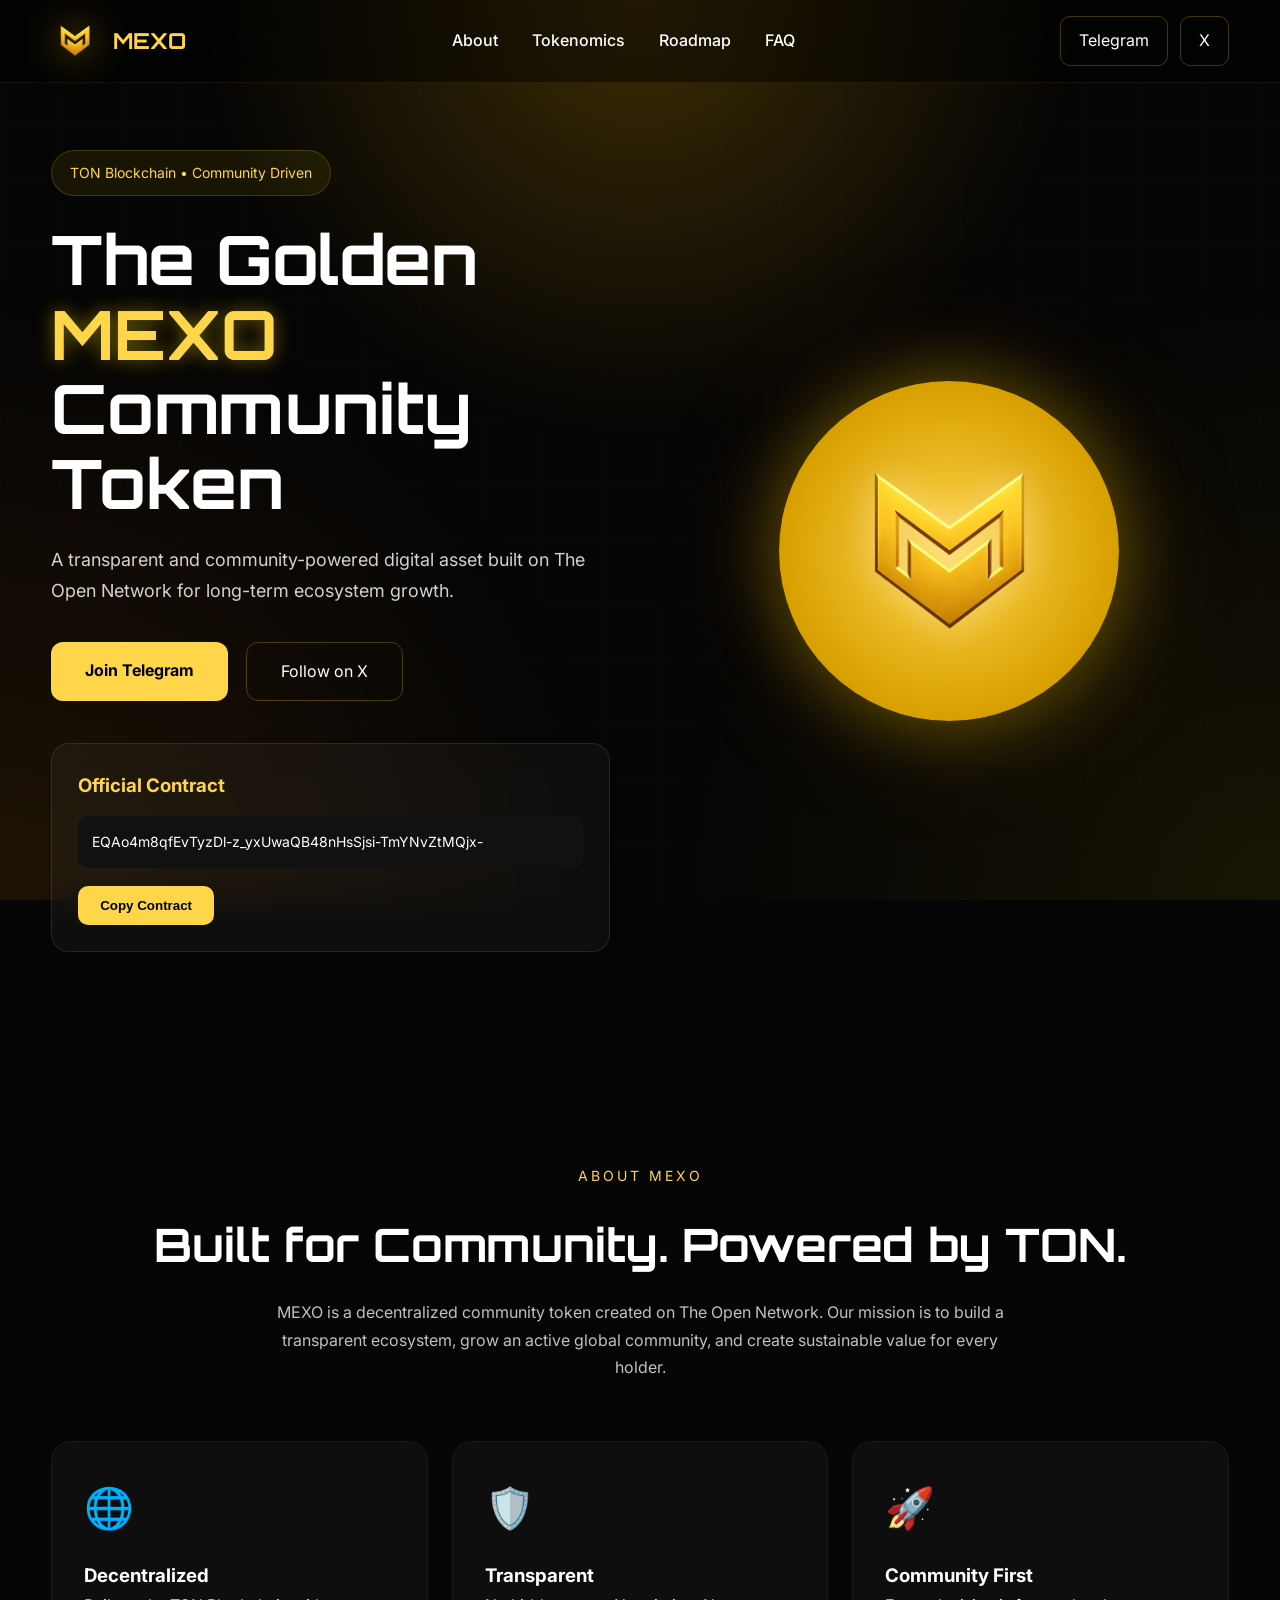
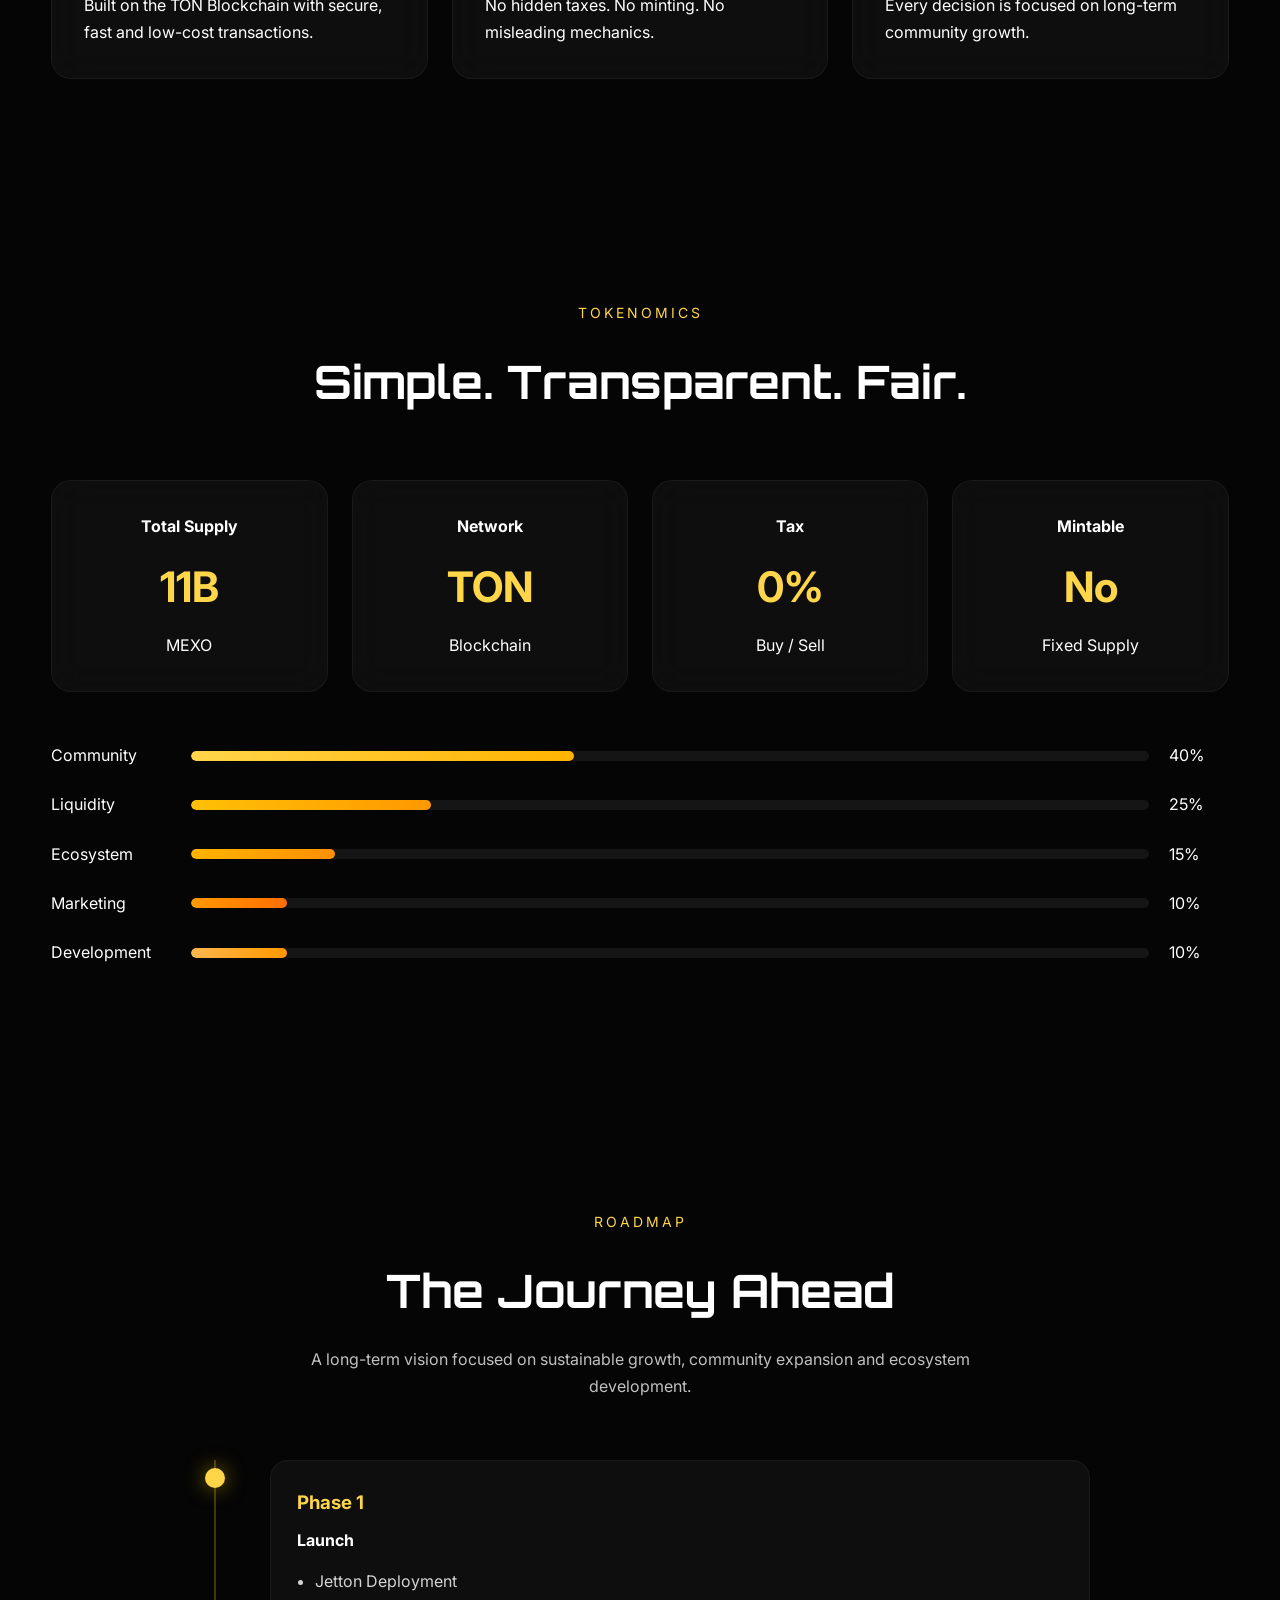
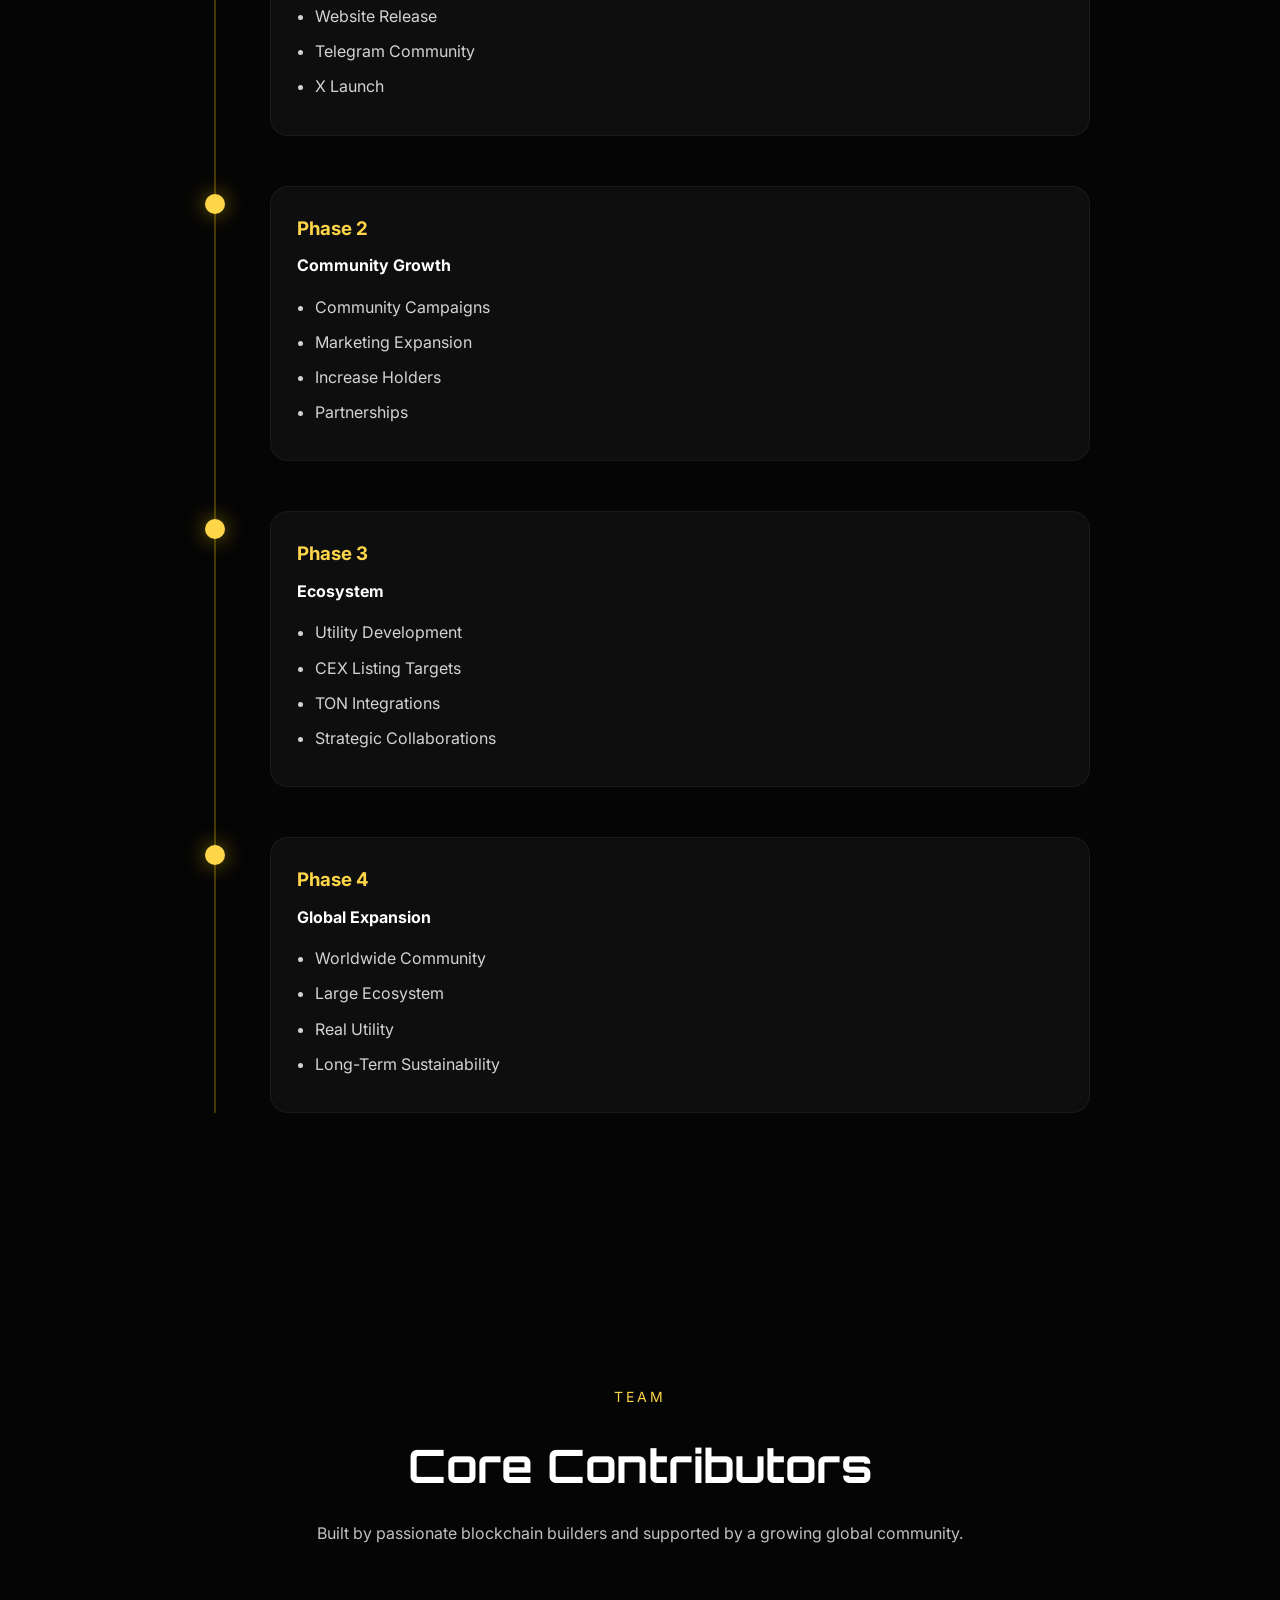
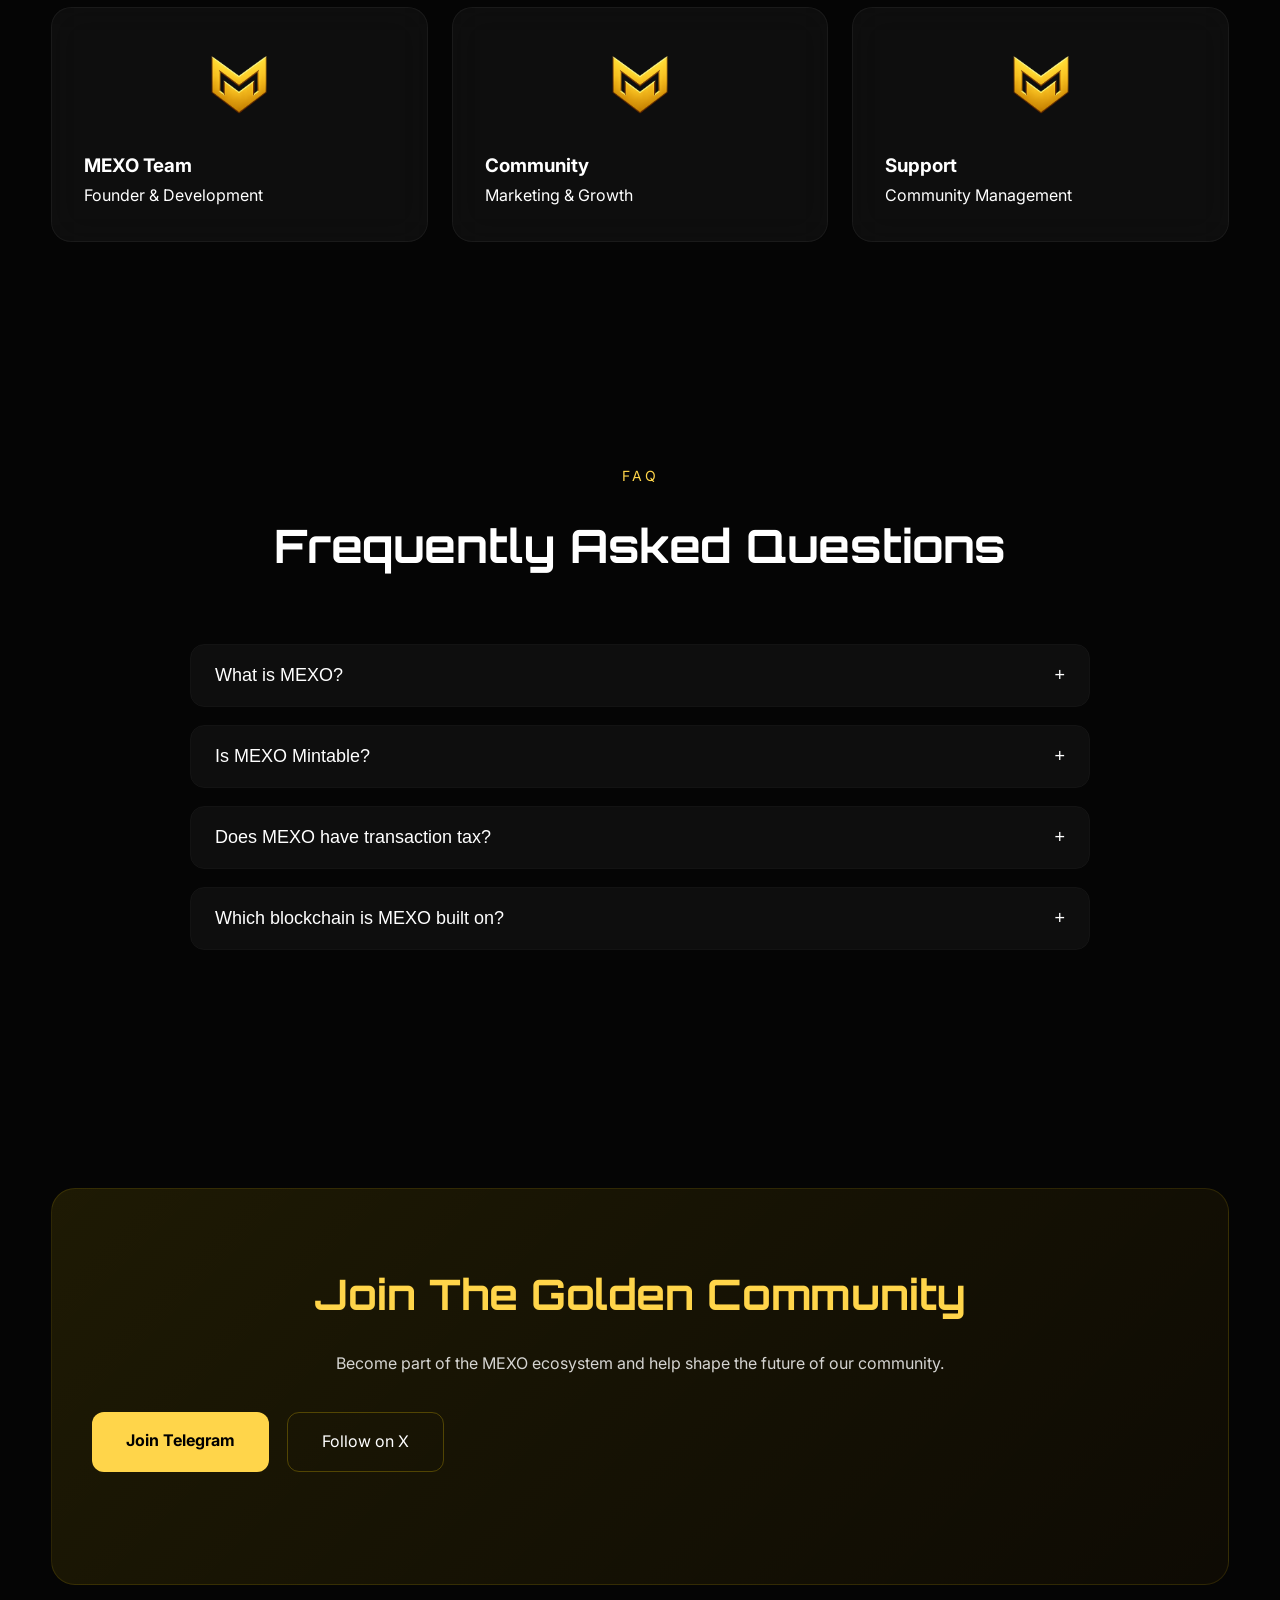
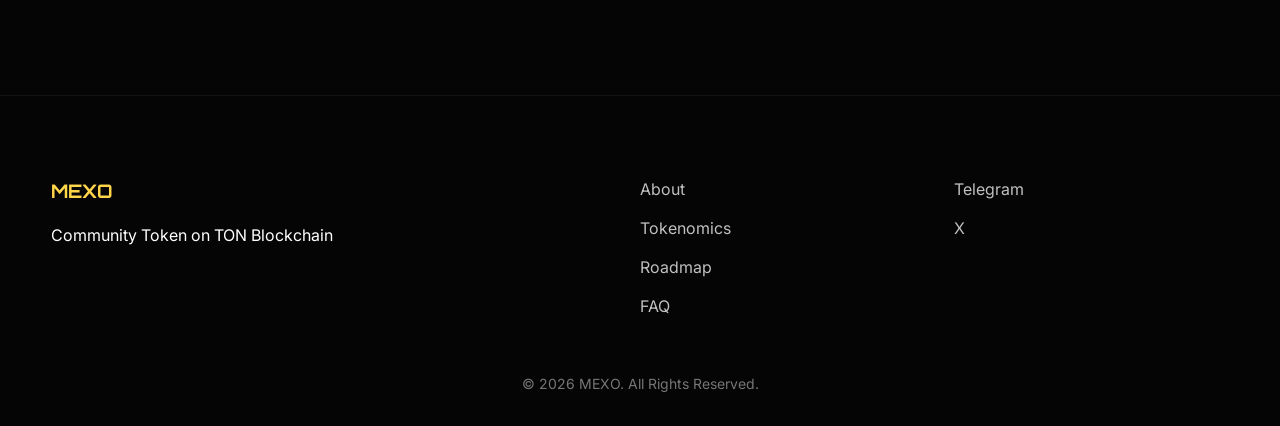
<file: index.html>
<!DOCTYPE html>
<html lang="en">
<head>

<meta charset="UTF-8">
<meta name="viewport" content="width=device-width, initial-scale=1.0">

<title>MEXO | The Golden MEXO Community Token</title>

<meta name="description" content="MEXO is a community-driven token built on TON Blockchain. Transparent, secure and designed for long-term ecosystem growth.">

<link rel="preconnect" href="https://fonts.googleapis.com">
<link rel="preconnect" href="https://fonts.gstatic.com" crossorigin>

<link href="https://fonts.googleapis.com/css2?family=Orbitron:wght@500;700;800&family=Inter:wght@300;400;500;600;700&display=swap" rel="stylesheet">

<link rel="stylesheet" href="style.css">

<script>
if ("scrollRestoration" in history) {
history.scrollRestoration = "manual";
}

window.addEventListener("load", () => {
window.scrollTo(0,0);
});
</script>

</head>

<body>

<div class="background-glow"></div>
<div class="background-grid"></div>

<header class="header">

<div class="container">

<a href="#" class="brand">

<img src="logo.png" alt="MEXO Logo">

<span>MEXO</span>

</a>

<nav class="desktop-menu">

<a href="#about">About</a>
<a href="#tokenomics">Tokenomics</a>
<a href="#roadmap">Roadmap</a>
<a href="#faq">FAQ</a>

</nav>

<div class="header-buttons">

<a href="https://t.me/mexotoken" target="_blank" class="header-btn">
Telegram
</a>

<a href="https://x.com/mexotoken" target="_blank" class="header-btn">
X
</a>

</div>

<div class="menu-toggle" id="menu-toggle">

<span></span>
<span></span>
<span></span>

</div>

</div>

<div class="mobile-menu" id="mobile-menu">

<a href="#about">About</a>
<a href="#tokenomics">Tokenomics</a>
<a href="#roadmap">Roadmap</a>
<a href="#faq">FAQ</a>

<a href="https://t.me/mexotoken" target="_blank">
Telegram
</a>

<a href="https://x.com/mexotoken" target="_blank">
X
</a>

</div>

</header>

<section class="hero">

<div class="container hero-grid">

<div class="hero-left">

<span class="badge">
TON Blockchain • Community Driven
</span>

<h1>

The Golden
<span>MEXO</span>
Community Token

</h1>

<p>

A transparent and community-powered digital asset built on
The Open Network for long-term ecosystem growth.

</p>

<div class="hero-buttons">

<a href="https://t.me/mexotoken"
target="_blank"
class="primary-btn">

Join Telegram

</a>

<a href="https://x.com/mexotoken"
target="_blank"
class="secondary-btn">

Follow on X

</a>

</div>

<div class="contract-card">

<h3>Official Contract</h3>

<div class="contract-box" id="contract">

EQAo4m8qfEvTyzDl-z_yxUwaQB48nHsSjsi-TmYNvZtMQjx-

</div>

<button id="copy-btn" class="copy-btn">

Copy Contract

</button>

</div>

</div>

<div class="hero-right">

<div class="coin-wrapper">

<div class="coin">

<img src="logo.png" alt="MEXO Coin">

</div>

</div>

</div>

</div>

</section>

<section class="section" id="about">

<div class="container">

<div class="section-title">

<span>ABOUT MEXO</span>

<h2>
Built for Community.
Powered by TON.
</h2>

<p>

MEXO is a decentralized community token created on
The Open Network.

Our mission is to build a transparent ecosystem,
grow an active global community,
and create sustainable value for every holder.

</p>

</div>

<div class="about-grid">

<div class="glass-card">

<div class="card-icon">🌐</div>

<h3>Decentralized</h3>

<p>

Built on the TON Blockchain with secure,
fast and low-cost transactions.

</p>

</div>

<div class="glass-card">

<div class="card-icon">🛡️</div>

<h3>Transparent</h3>

<p>

No hidden taxes.
No minting.
No misleading mechanics.

</p>

</div>

<div class="glass-card">

<div class="card-icon">🚀</div>

<h3>Community First</h3>

<p>

Every decision is focused on
long-term community growth.

</p>

</div>

</div>

</div>

</section>

<section class="section" id="tokenomics">

<div class="container">

<div class="section-title">

<span>TOKENOMICS</span>

<h2>
Simple.
Transparent.
Fair.
</h2>

</div>

<div class="token-grid">

<div class="token-card">

<h4>Total Supply</h4>

<h3>11B</h3>

<p>MEXO</p>

</div>

<div class="token-card">

<h4>Network</h4>

<h3>TON</h3>

<p>Blockchain</p>

</div>

<div class="token-card">

<h4>Tax</h4>

<h3>0%</h3>

<p>Buy / Sell</p>

</div>

<div class="token-card">

<h4>Mintable</h4>

<h3>No</h3>

<p>Fixed Supply</p>

</div>

</div>

<div class="distribution">

<div class="distribution-item">

<span>Community</span>

<div class="progress">

<div class="fill community"></div>

</div>

<span>40%</span>

</div>

<div class="distribution-item">

<span>Liquidity</span>

<div class="progress">

<div class="fill liquidity"></div>

</div>

<span>25%</span>

</div>

<div class="distribution-item">

<span>Ecosystem</span>

<div class="progress">

<div class="fill ecosystem"></div>

</div>

<span>15%</span>

</div>

<div class="distribution-item">

<span>Marketing</span>

<div class="progress">

<div class="fill marketing"></div>

</div>

<span>10%</span>

</div>

<div class="distribution-item">

<span>Development</span>

<div class="progress">

<div class="fill development"></div>

</div>

<span>10%</span>

</div>

</div>

</div>

</section>

<section class="section" id="roadmap">

<div class="container">

<div class="section-title">

<span>ROADMAP</span>

<h2>
The Journey Ahead
</h2>

<p>

A long-term vision focused on sustainable growth,
community expansion and ecosystem development.

</p>

</div>

<div class="timeline">

<div class="timeline-item">

<div class="timeline-dot"></div>

<div class="timeline-content">

<h3>Phase 1</h3>

<h4>Launch</h4>

<ul>

<li>Jetton Deployment</li>
<li>Website Release</li>
<li>Telegram Community</li>
<li>X Launch</li>

</ul>

</div>

</div>

<div class="timeline-item">

<div class="timeline-dot"></div>

<div class="timeline-content">

<h3>Phase 2</h3>

<h4>Community Growth</h4>

<ul>

<li>Community Campaigns</li>
<li>Marketing Expansion</li>
<li>Increase Holders</li>
<li>Partnerships</li>

</ul>

</div>

</div>

<div class="timeline-item">

<div class="timeline-dot"></div>

<div class="timeline-content">

<h3>Phase 3</h3>

<h4>Ecosystem</h4>

<ul>

<li>Utility Development</li>
<li>CEX Listing Targets</li>
<li>TON Integrations</li>
<li>Strategic Collaborations</li>

</ul>

</div>

</div>

<div class="timeline-item">

<div class="timeline-dot"></div>

<div class="timeline-content">

<h3>Phase 4</h3>

<h4>Global Expansion</h4>

<ul>

<li>Worldwide Community</li>
<li>Large Ecosystem</li>
<li>Real Utility</li>
<li>Long-Term Sustainability</li>

</ul>

</div>

</div>

</div>

</div>

</section>

<section class="section">

<div class="container">

<div class="section-title">

<span>TEAM</span>

<h2>
Core Contributors
</h2>

<p>

Built by passionate blockchain builders and supported
by a growing global community.

</p>

</div>

<div class="team-grid">

<div class="team-card">

<img src="logo.png" alt="Founder">

<h3>MEXO Team</h3>

<p>Founder & Development</p>

</div>

<div class="team-card">

<img src="logo.png" alt="Marketing">

<h3>Community</h3>

<p>Marketing & Growth</p>

</div>

<div class="team-card">

<img src="logo.png" alt="Support">

<h3>Support</h3>

<p>Community Management</p>

</div>

</div>

</div>

</section>

<section class="section" id="faq">

<div class="container">

<div class="section-title">

<span>FAQ</span>

<h2>
Frequently Asked Questions
</h2>

</div>

<div class="faq">

<div class="faq-item">

<button class="faq-question">

What is MEXO?

<span>+</span>

</button>

<div class="faq-answer">

<p>

MEXO is a community-driven token built on the TON Blockchain,
focused on transparency, decentralization and sustainable
ecosystem growth.

</p>

</div>

</div>

<div class="faq-item">

<button class="faq-question">

Is MEXO Mintable?

<span>+</span>

</button>

<div class="faq-answer">

<p>

No.
The supply is fixed and cannot be increased.

</p>

</div>

</div>

<div class="faq-item">

<button class="faq-question">

Does MEXO have transaction tax?

<span>+</span>

</button>

<div class="faq-answer">

<p>

No.
Buy Tax: 0%
Sell Tax: 0%

</p>

</div>

</div>

<div class="faq-item">

<button class="faq-question">

Which blockchain is MEXO built on?

<span>+</span>

</button>

<div class="faq-answer">

<p>

The Open Network (TON).

</p>

</div>

</div>

</div>

</div>

</section>

<section class="section">

<div class="container">

<div class="cta">

<h2>

Join The Golden Community

</h2>

<p>

Become part of the MEXO ecosystem and help shape
the future of our community.

</p>

<div class="hero-buttons">

<a href="https://t.me/mexotoken"
target="_blank"
class="primary-btn">

Join Telegram

</a>

<a href="https://x.com/mexotoken"
target="_blank"
class="secondary-btn">

Follow on X

</a>

</div>

</div>

</div>

</section>

<footer>

<div class="container footer-grid">

<div>

<h3>MEXO</h3>

<p>

Community Token on TON Blockchain

</p>

</div>

<div>

<a href="#about">About</a>
<a href="#tokenomics">Tokenomics</a>
<a href="#roadmap">Roadmap</a>
<a href="#faq">FAQ</a>

</div>

<div>

<a href="https://t.me/mexotoken"
target="_blank">

Telegram

</a>

<a href="https://x.com/mexotoken"
target="_blank">

X

</a>

</div>

</div>

<p class="copyright">

© 2026 MEXO. All Rights Reserved.

</p>

</footer>

<script src="script.js"></script>

</body>
</html>
</file>
<file: style.css>
*{
margin:0;
padding:0;
box-sizing:border-box;
}

html{
scroll-behavior:smooth;
}

body{
font-family:'Inter',sans-serif;
background:#050505;
color:#fff;
overflow-x:hidden;
line-height:1.7;
}

a{
text-decoration:none;
color:inherit;
}

img{
display:block;
max-width:100%;
}

.container{
width:min(1180px,92%);
margin:auto;
}

.background-glow{
position:fixed;
inset:0;
background:
radial-gradient(circle at 50% 0%,rgba(255,185,0,.22),transparent 40%),
radial-gradient(circle at 0% 100%,rgba(255,140,0,.10),transparent 40%),
radial-gradient(circle at 100% 100%,rgba(255,215,0,.08),transparent 40%);
z-index:-2;
}

.background-grid{
position:fixed;
inset:0;
background-image:
linear-gradient(rgba(255,255,255,.03) 1px,transparent 1px),
linear-gradient(90deg,rgba(255,255,255,.03) 1px,transparent 1px);
background-size:60px 60px;
z-index:-1;
opacity:.35;
}

.header{
position:fixed;
top:0;
left:0;
width:100%;
backdrop-filter:blur(18px);
background:rgba(0,0,0,.45);
border-bottom:1px solid rgba(255,215,0,.08);
z-index:999;
}

.header .container{
height:82px;
display:flex;
align-items:center;
justify-content:space-between;
}

.brand{
display:flex;
align-items:center;
gap:14px;
font-family:'Orbitron',sans-serif;
font-size:22px;
font-weight:700;
color:#ffd54a;
}

.brand img{
width:48px;
height:48px;
filter:drop-shadow(0 0 18px rgba(255,200,0,.55));
}

.desktop-menu{
display:flex;
gap:34px;
}

.desktop-menu a{
position:relative;
transition:.3s;
font-weight:500;
}

.desktop-menu a:hover{
color:#ffd54a;
}

.desktop-menu a::after{
content:"";
position:absolute;
left:0;
bottom:-8px;
width:0;
height:2px;
background:#ffd54a;
transition:.3s;
}

.desktop-menu a:hover::after{
width:100%;
}

.header-buttons{
display:flex;
gap:12px;
}

.header-btn{
padding:10px 18px;
border:1px solid rgba(255,215,0,.25);
border-radius:10px;
transition:.35s;
}

.header-btn:hover{
background:#ffd54a;
color:#000;
box-shadow:0 0 25px rgba(255,215,0,.45);
}

.menu-toggle{
display:none;
width:34px;
cursor:pointer;
}

.menu-toggle span{
display:block;
height:3px;
margin:6px 0;
border-radius:5px;
background:#ffd54a;
transition:.35s;
}

.mobile-menu{
display:none;
position:absolute;
top:82px;
left:0;
width:100%;
background:#0b0b0b;
border-top:1px solid rgba(255,215,0,.08);
padding:22px;
}

.mobile-menu a{
display:block;
padding:14px 0;
border-bottom:1px solid rgba(255,255,255,.05);
}

.hero{
padding-top:150px;
padding-bottom:100px;
}

.hero-grid{
display:grid;
grid-template-columns:1fr 1fr;
align-items:center;
gap:60px;
}

.badge{
display:inline-block;
padding:10px 18px;
border-radius:999px;
background:rgba(255,215,0,.08);
border:1px solid rgba(255,215,0,.18);
color:#ffd54a;
margin-bottom:26px;
font-size:14px;
}

.hero h1{
font-family:'Orbitron',sans-serif;
font-size:68px;
line-height:1.1;
margin-bottom:24px;
}

.hero h1 span{
color:#ffd54a;
text-shadow:0 0 18px rgba(255,215,0,.45);
}

.hero p{
font-size:18px;
opacity:.82;
max-width:620px;
margin-bottom:36px;
}

.hero-buttons{
display:flex;
gap:18px;
flex-wrap:wrap;
margin-bottom:42px;
}

.primary-btn{
padding:15px 34px;
border-radius:12px;
background:#ffd54a;
color:#000;
font-weight:700;
transition:.35s;
}

.primary-btn:hover{
transform:translateY(-3px);
box-shadow:0 0 35px rgba(255,215,0,.45);
}

.secondary-btn{
padding:15px 34px;
border-radius:12px;
border:1px solid rgba(255,215,0,.25);
transition:.35s;
}

.secondary-btn:hover{
background:#ffd54a;
color:#000;
}

.coin-wrapper{
display:flex;
justify-content:center;
align-items:center;
}

.coin{
width:340px;
height:340px;
border-radius:50%;
background:
radial-gradient(circle,#ffd54a 0%,#d89f00 70%,#8f5d00 100%);
display:flex;
justify-content:center;
align-items:center;
box-shadow:
0 0 70px rgba(255,200,0,.35),
0 0 140px rgba(255,180,0,.15);
animation:coinFloat 6s ease-in-out infinite;
}

.coin img{
width:72%;
filter:drop-shadow(0 0 18px rgba(255,255,255,.35));
}

@keyframes coinFloat{

0%{
transform:translateY(0px) rotate(0deg);
}

25%{
transform:translateY(-10px) rotate(2deg);
}

50%{
transform:translateY(0px) rotate(0deg);
}

75%{
transform:translateY(10px) rotate(-2deg);
}

100%{
transform:translateY(0px) rotate(0deg);
}

}

.contract-card{

background:rgba(255,255,255,.04);
backdrop-filter:blur(18px);
border:1px solid rgba(255,215,0,.12);
border-radius:18px;
padding:26px;
max-width:650px;

}

.contract-card h3{

color:#ffd54a;
margin-bottom:14px;

}

.contract-box{

background:#111;
padding:14px;
border-radius:10px;
font-size:14px;
word-break:break-all;
margin-bottom:18px;

}

.copy-btn{

padding:12px 22px;
background:#ffd54a;
border:none;
border-radius:10px;
cursor:pointer;
font-weight:700;
transition:.35s;

}

.copy-btn:hover{

transform:translateY(-2px);
box-shadow:0 0 25px rgba(255,215,0,.4);

}

.section{

padding:110px 0;

}

.section-title{

text-align:center;
margin-bottom:60px;

}

.section-title span{

color:#ffd54a;
font-size:14px;
letter-spacing:3px;

}

.section-title h2{

font-family:'Orbitron',sans-serif;
font-size:46px;
margin:16px 0;

}

.section-title p{

max-width:760px;
margin:auto;
opacity:.75;

}

.about-grid,
.team-grid,
.token-grid{

display:grid;
grid-template-columns:repeat(auto-fit,minmax(260px,1fr));
gap:24px;

}

.glass-card,
.team-card,
.token-card{

background:rgba(255,255,255,.04);
border:1px solid rgba(255,255,255,.05);
backdrop-filter:blur(18px);
border-radius:20px;
padding:32px;
transition:.35s;

}

.glass-card:hover,
.team-card:hover,
.token-card:hover{

transform:translateY(-8px);
border-color:rgba(255,215,0,.25);
box-shadow:0 0 35px rgba(255,215,0,.12);

}

.card-icon{

font-size:40px;
margin-bottom:18px;

}

.team-card img{

width:90px;
margin:auto;
margin-bottom:20px;

}

.token-card{

text-align:center;

}

.token-card h3{

font-size:42px;
color:#ffd54a;
margin:10px 0;

}

.distribution{

margin-top:50px;

}

.distribution-item{

display:grid;
grid-template-columns:120px 1fr 60px;
align-items:center;
gap:20px;
margin-bottom:22px;

}

.progress{

height:10px;
background:#151515;
border-radius:999px;
overflow:hidden;

}

.fill{

height:100%;
border-radius:999px;

}

.community{

width:40%;
background:linear-gradient(90deg,#ffd54a,#ffb300);

}

.liquidity{

width:25%;
background:linear-gradient(90deg,#ffc107,#ff9800);

}

.ecosystem{

width:15%;
background:linear-gradient(90deg,#ffb300,#ff8f00);

}

.marketing{

width:10%;
background:linear-gradient(90deg,#ff9800,#ff6f00);

}

.development{

width:10%;
background:linear-gradient(90deg,#ffb74d,#ff9800);

}

.timeline{

position:relative;
max-width:900px;
margin:auto;

}

.timeline::before{

content:"";
position:absolute;
left:24px;
top:0;
bottom:0;
width:2px;
background:rgba(255,215,0,.25);

}

.timeline-item{

position:relative;
padding-left:80px;
margin-bottom:50px;

}

.timeline-dot{

position:absolute;
left:15px;
top:8px;
width:20px;
height:20px;
border-radius:50%;
background:#ffd54a;
box-shadow:0 0 20px rgba(255,215,0,.5);

}

.timeline-content{

background:rgba(255,255,255,.04);
border:1px solid rgba(255,255,255,.05);
backdrop-filter:blur(18px);
padding:26px;
border-radius:18px;

}

.timeline-content h3{

color:#ffd54a;
margin-bottom:8px;

}

.timeline-content ul{

margin-top:14px;
padding-left:18px;

}

.timeline-content li{

margin-bottom:8px;
opacity:.82;

}

.faq{

max-width:900px;
margin:auto;

}

.faq-item{

margin-bottom:18px;
border:1px solid rgba(255,255,255,.06);
border-radius:14px;
overflow:hidden;

}

.faq-question{

width:100%;
background:rgba(255,255,255,.04);
border:none;
padding:20px 24px;
display:flex;
justify-content:space-between;
align-items:center;
font-size:18px;
color:#fff;
cursor:pointer;

}

.faq-answer{

display:none;
padding:22px;
background:#0d0d0d;

}

.cta{

background:linear-gradient(135deg,
rgba(255,215,0,.10),
rgba(255,170,0,.04));

border:1px solid rgba(255,215,0,.12);

border-radius:24px;

padding:70px 40px;

text-align:center;

}

.cta h2{

font-family:'Orbitron',sans-serif;

font-size:42px;

margin-bottom:20px;

color:#ffd54a;

}

.cta p{

max-width:700px;

margin:auto;

margin-bottom:35px;

opacity:.82;

}

footer{

padding:80px 0 30px;

border-top:1px solid rgba(255,255,255,.06);

}

.footer-grid{

display:grid;

grid-template-columns:2fr 1fr 1fr;

gap:40px;

margin-bottom:40px;

}

.footer-grid h3{

font-family:'Orbitron',sans-serif;

color:#ffd54a;

margin-bottom:15px;

}

.footer-grid a{

display:block;

margin-bottom:12px;

opacity:.75;

transition:.3s;

}

.footer-grid a:hover{

opacity:1;

color:#ffd54a;

}

.copyright{

text-align:center;

opacity:.45;

font-size:14px;

}

@media(max-width:960px){

.hero-grid{

grid-template-columns:1fr;

text-align:center;

}

.hero p{

margin:auto auto 36px;

}

.contract-card{

margin:auto;

}

.desktop-menu,
.header-buttons{

display:none;

}

.menu-toggle{

display:block;

}

.mobile-menu.active{

display:block;

}

.hero h1{

font-size:52px;

}

.coin{

width:270px;

height:270px;

}

.footer-grid{

grid-template-columns:1fr;

text-align:center;

}

}

@media(max-width:640px){

.hero{

padding-top:130px;

}

.hero h1{

font-size:38px;

}

.section-title h2{

font-size:32px;

}

.distribution-item{

grid-template-columns:90px 1fr 45px;

font-size:13px;

gap:10px;

}

.timeline-item{

padding-left:60px;

}

.timeline::before{

left:18px;

}

.timeline-dot{

left:9px;

}

}
</file>
